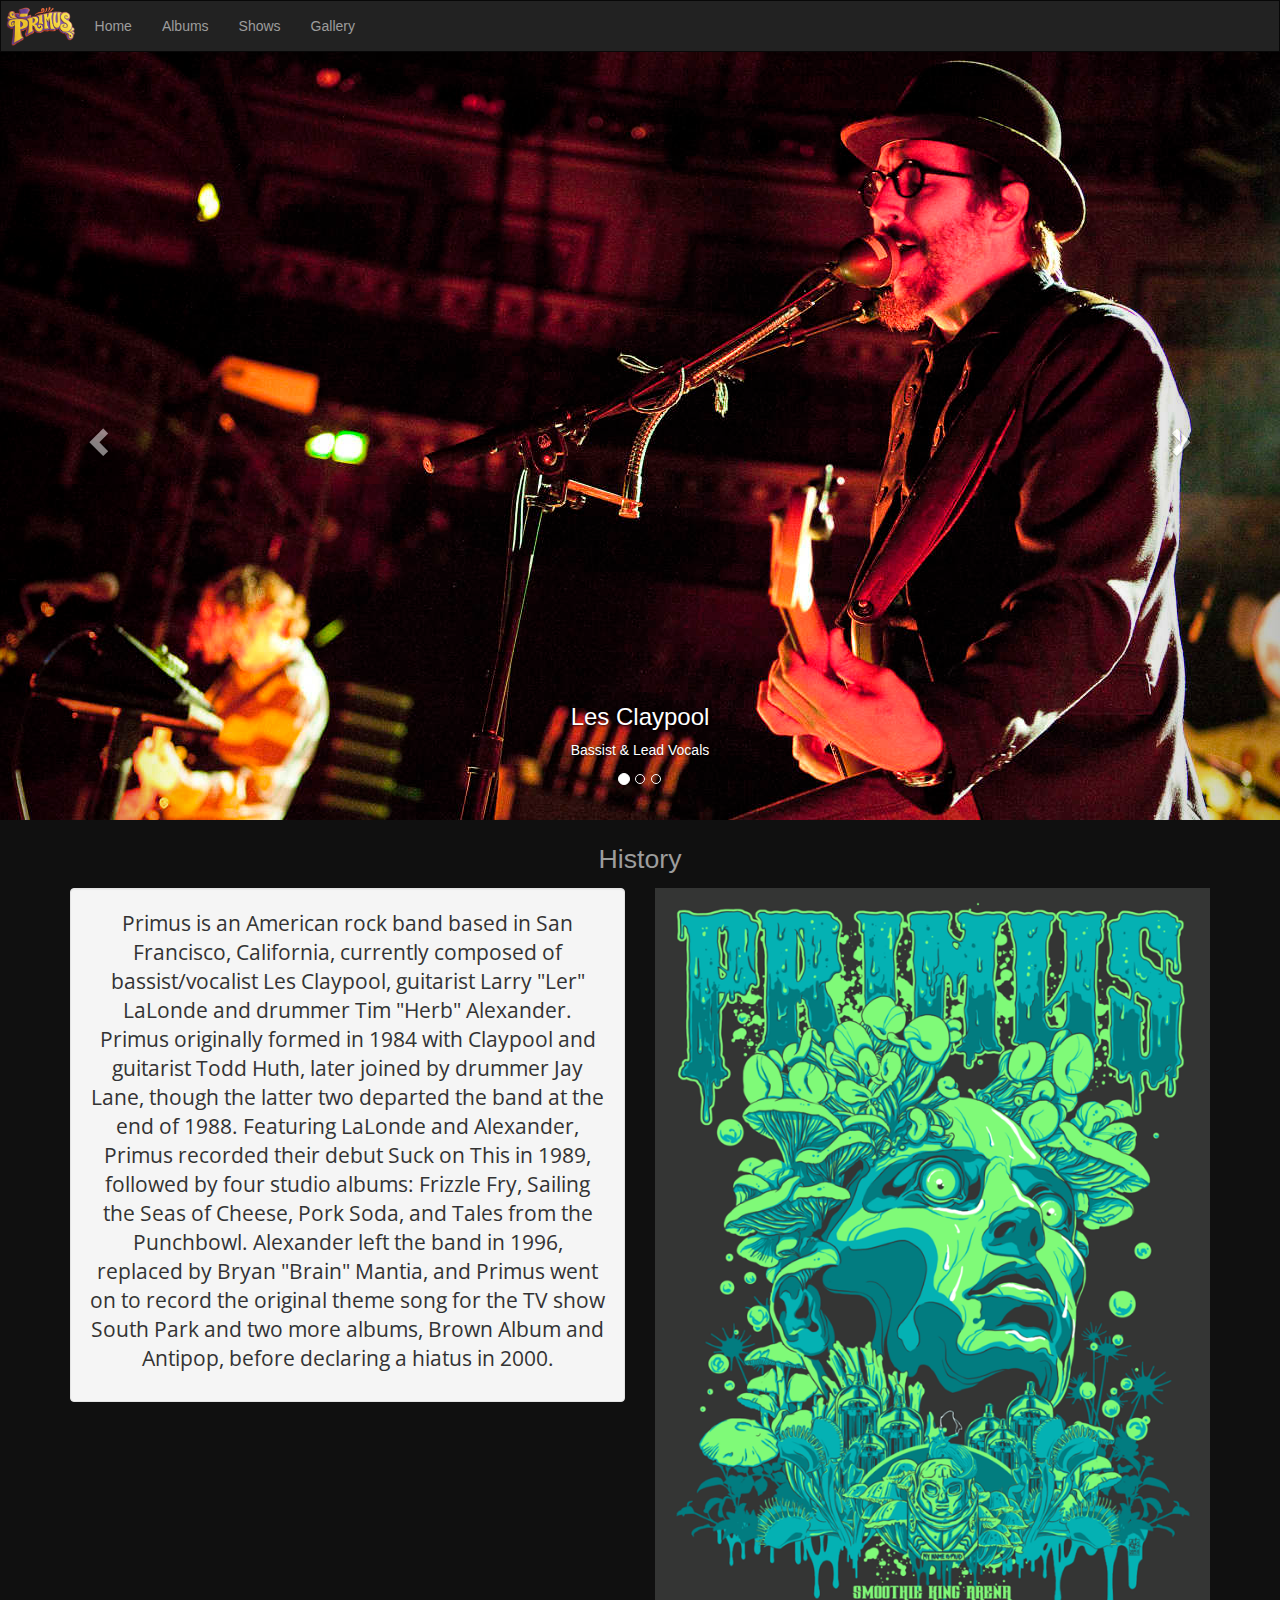
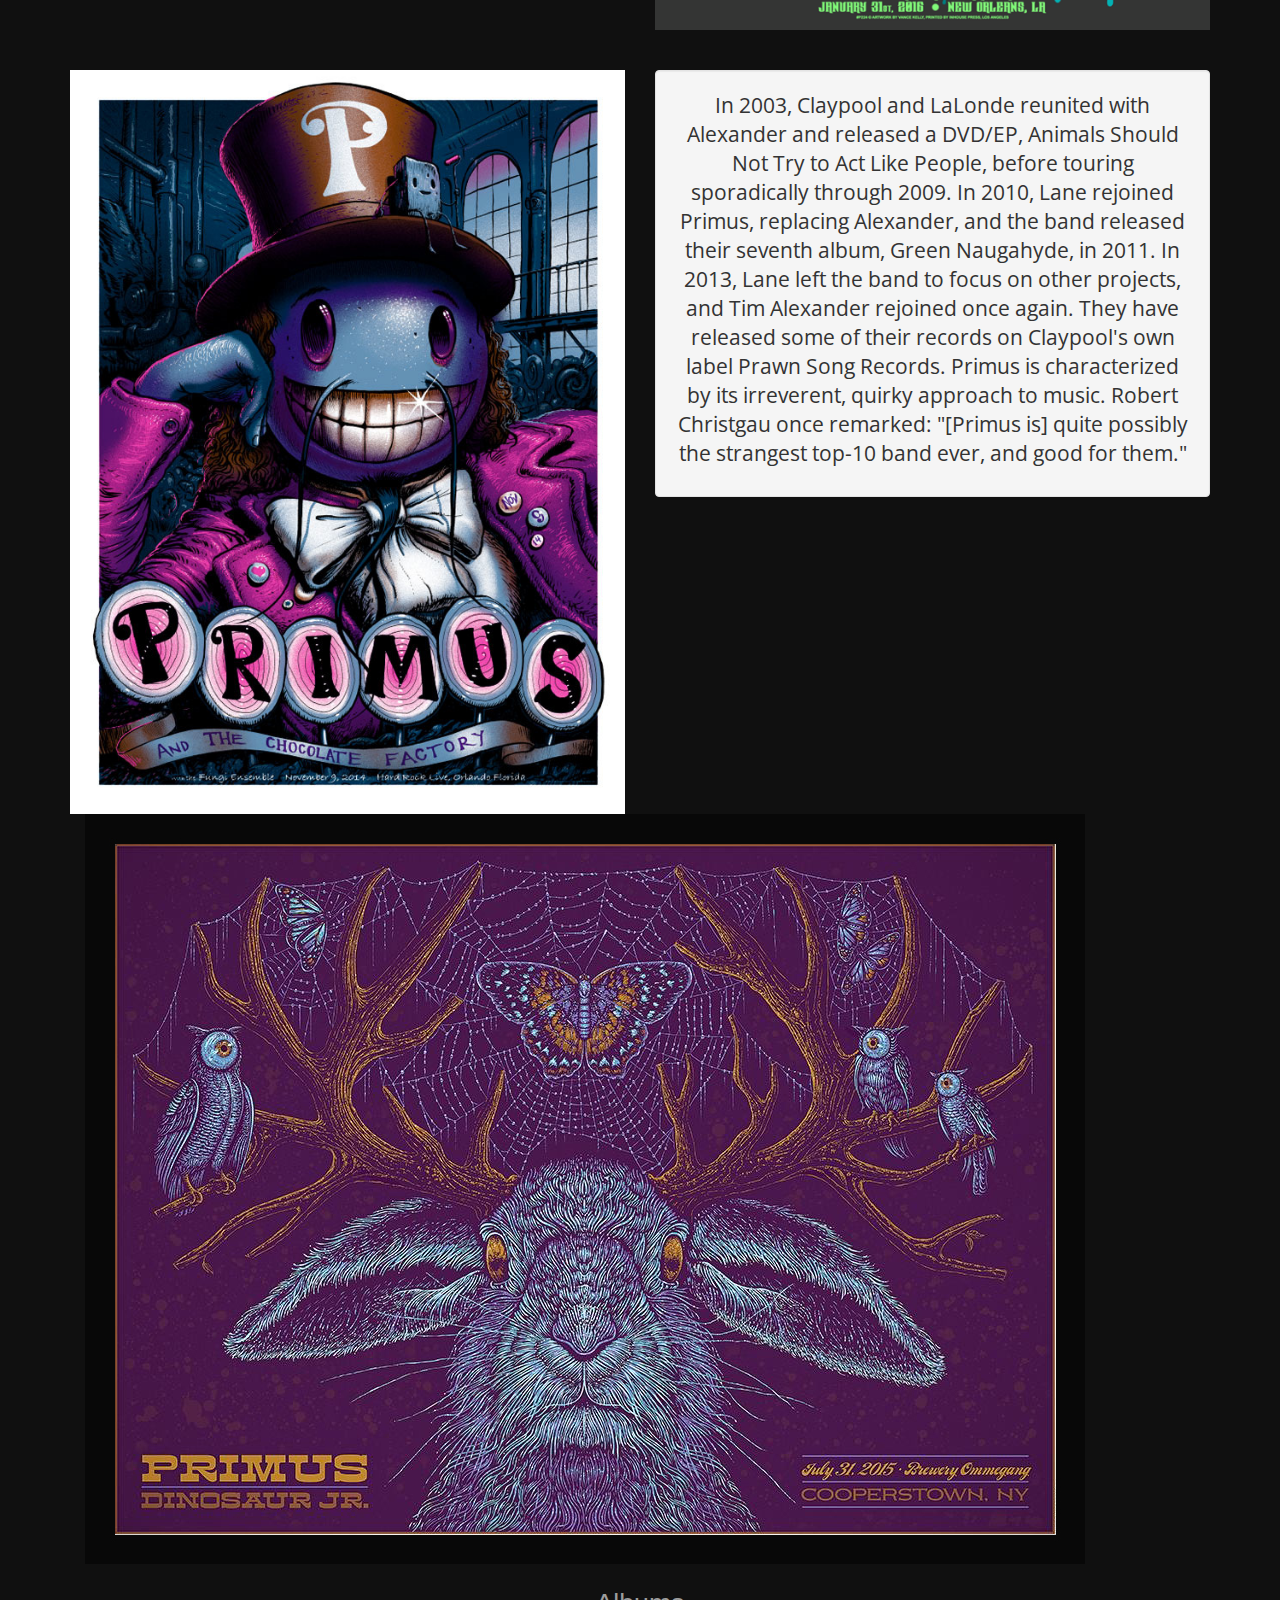
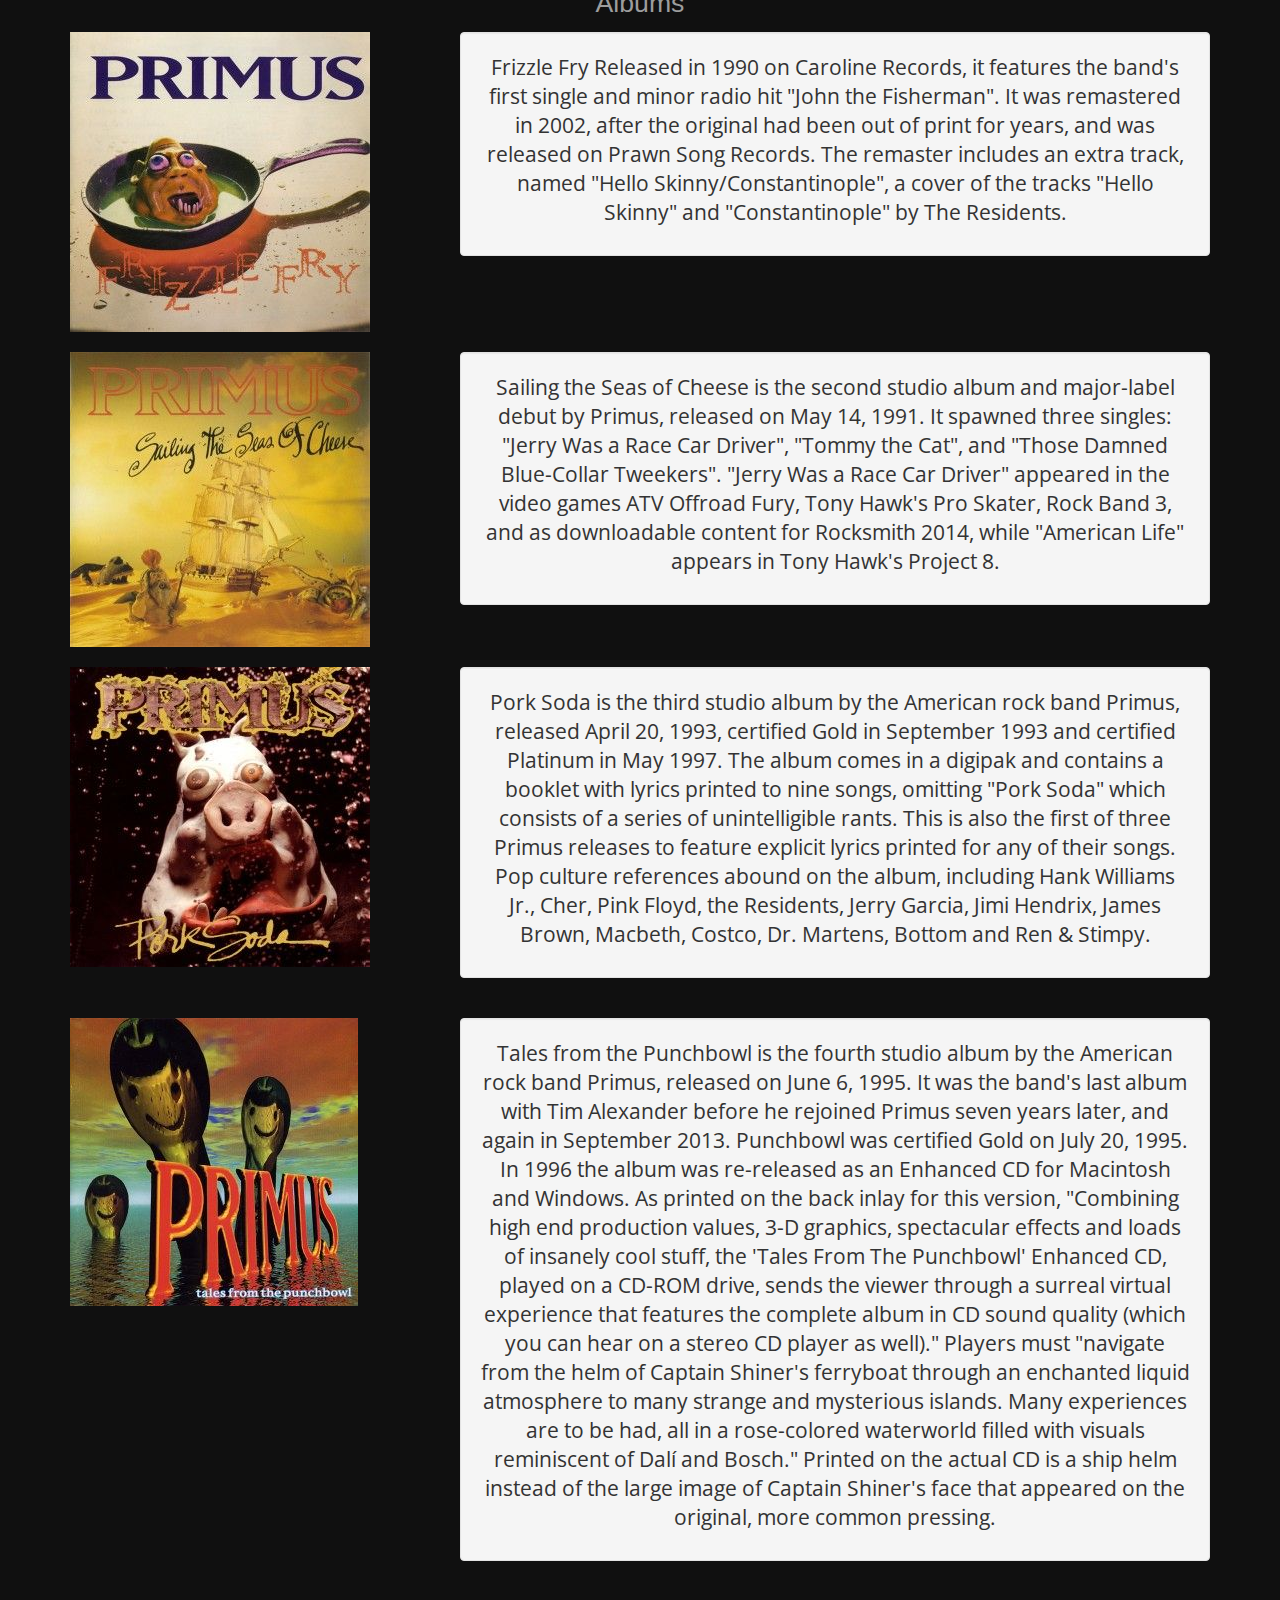
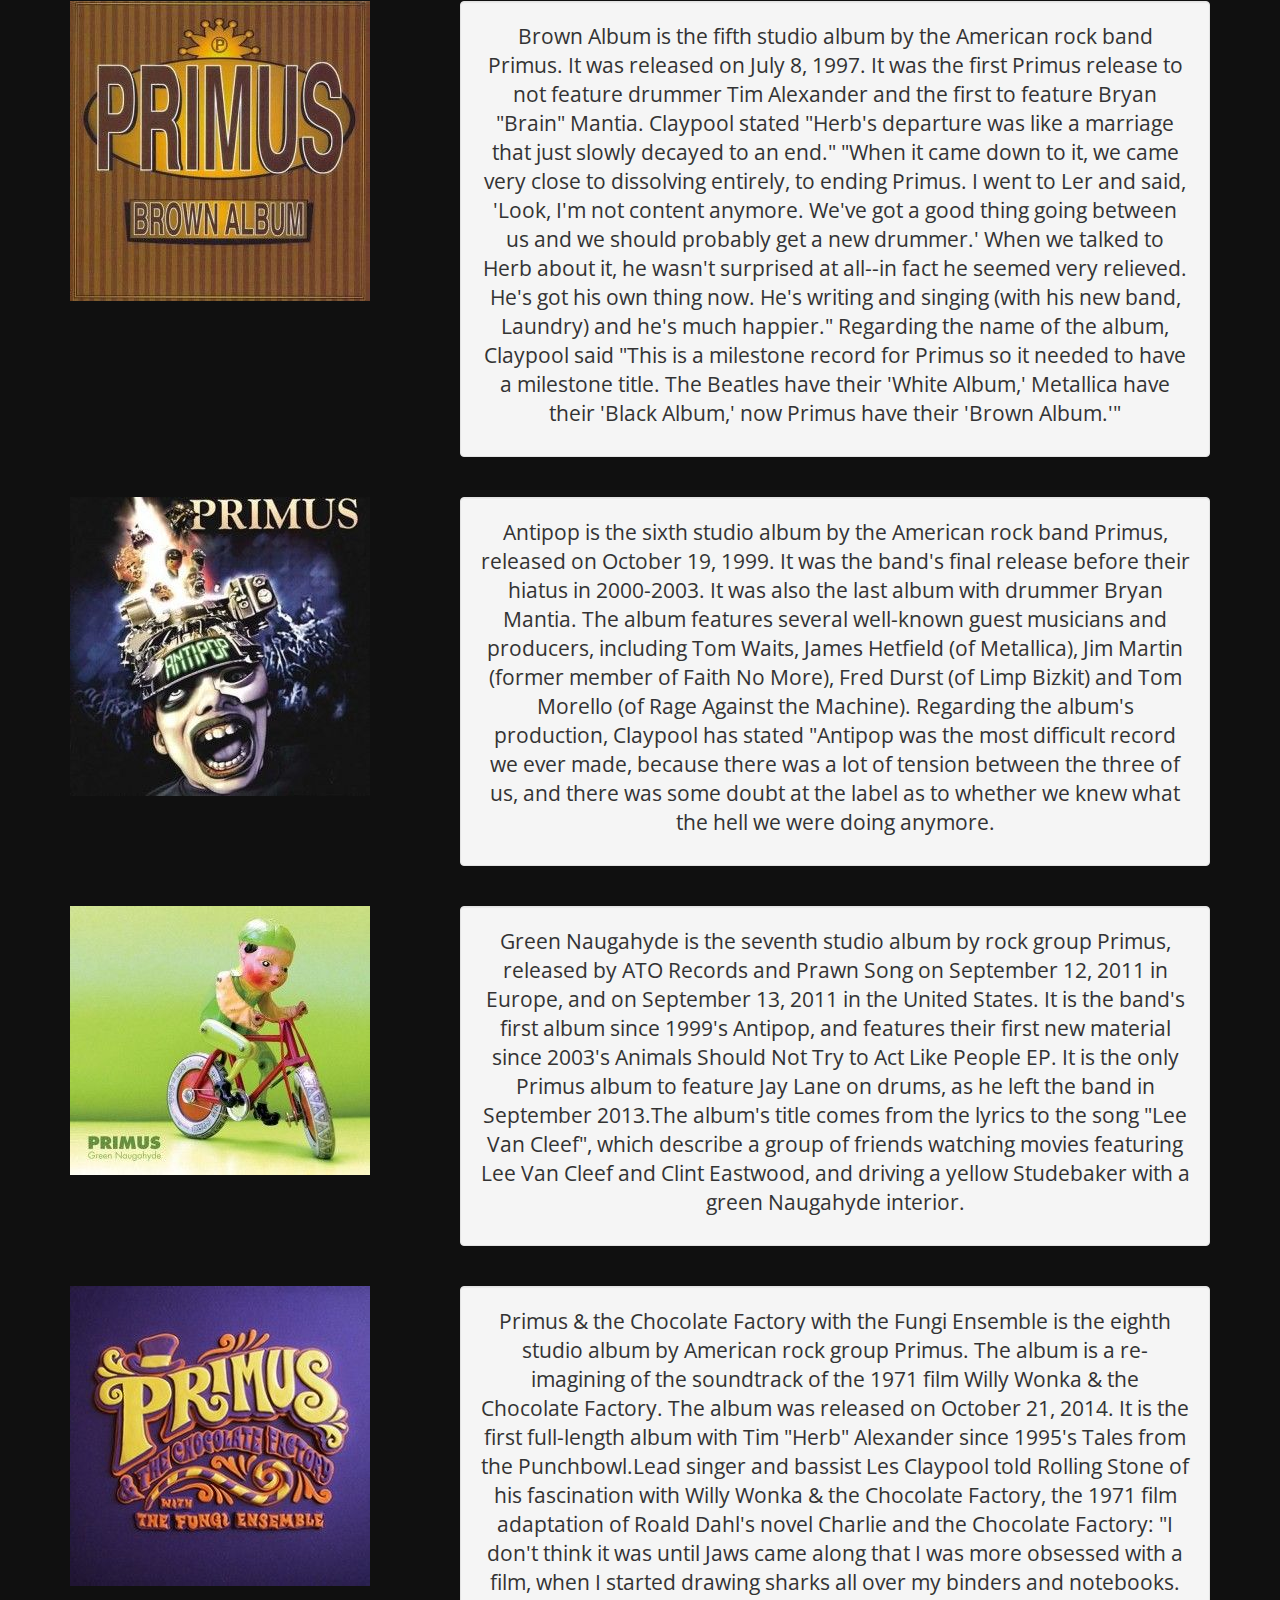
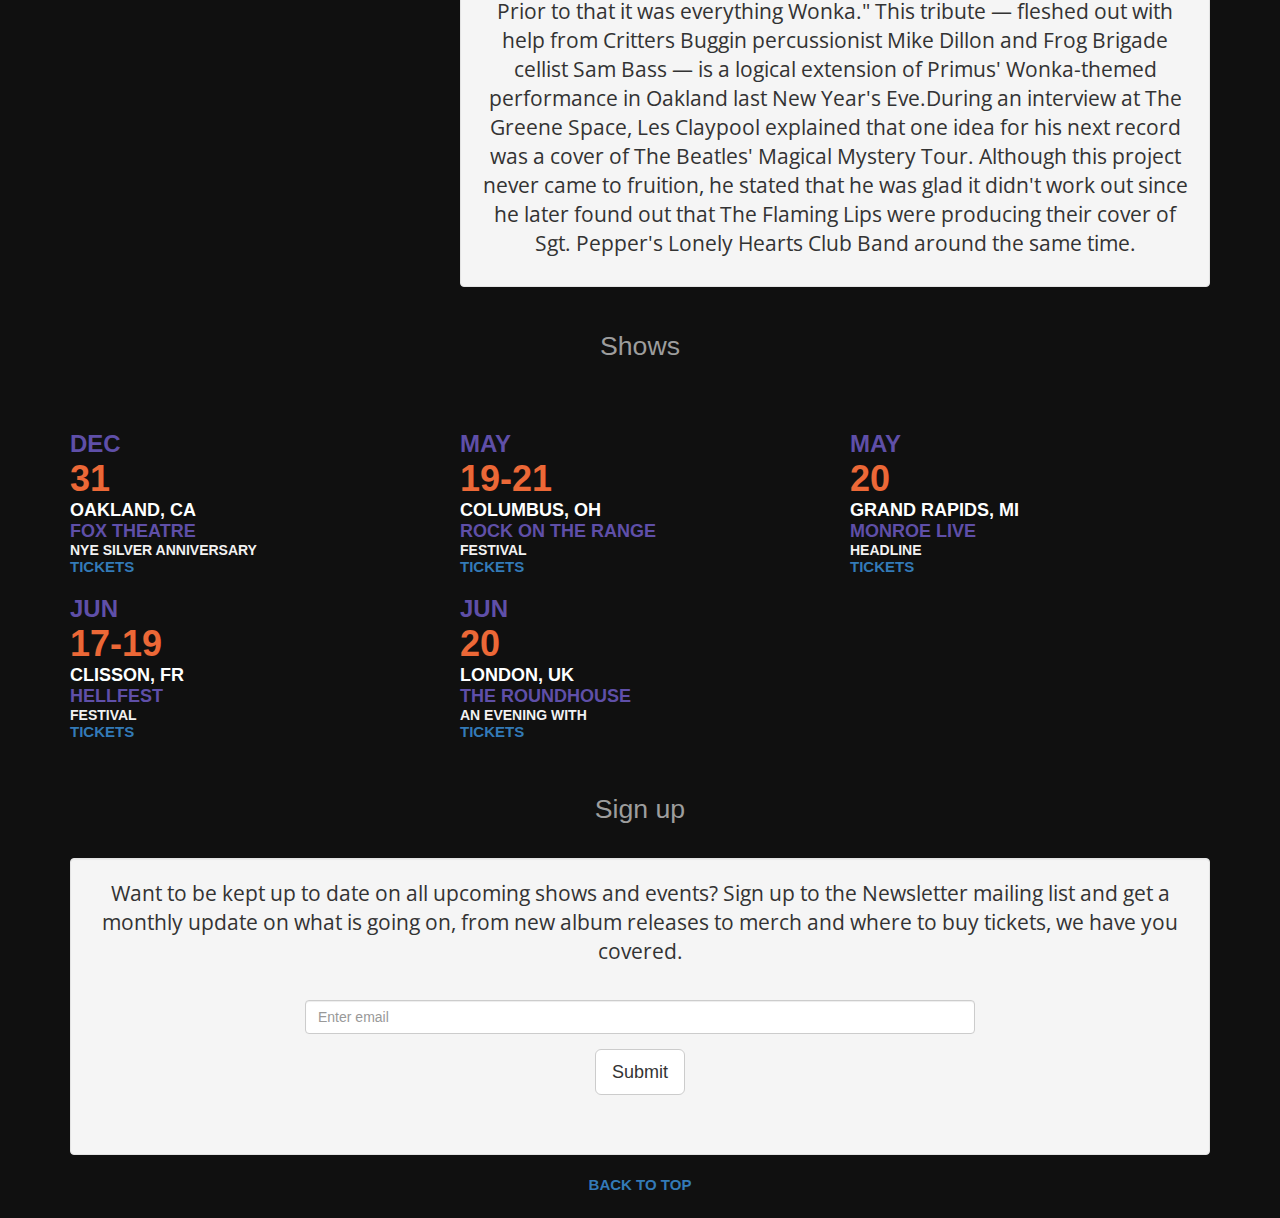
<file: index.html>
<!DOCTYPE html>
<html lang="en">
<head>
  <title>Primus</title>
  <meta charset="utf-8">
  <meta name="viewport" content="width=device-width, initial-scale=1">
  <link rel="stylesheet" href="https://maxcdn.bootstrapcdn.com/bootstrap/3.3.7/css/bootstrap.min.css">
  <script src="https://ajax.googleapis.com/ajax/libs/jquery/3.1.1/jquery.min.js"></script>
  <script src="https://maxcdn.bootstrapcdn.com/bootstrap/3.3.7/js/bootstrap.min.js"></script>
  <style>
  /*Google Font imports*/
  @import url('https://fonts.googleapis.com/css?family=Lobster|Open+Sans');

  /*Font style for content blocks*/
  .well p{
    font: 24px "Helvetica Neue", Arial, Helvetica, sans-serif;
  }

    /*Show times table styles*/
    .container.table-responsive{
      padding-top: 35px;
      padding-bottom: 30px;
    }
    .date-month{
      padding-top: 20px;
      font: bold 24px "Helvetica Neue", Arial, Helvetica, sans-serif;
      color: #5f4fa8;
    }
    .date-day{
      font: bold 36px "Helvetica Neue", Arial, Helvetica, sans-serif;
    color: #ec6837;
    }
    .city{
      font: bold 18px "Helvetica Neue", Arial, Helvetica, sans-serif;
    color: #feffff;
    }
    .venue{
      font: bold 18px "Helvetica Neue", Arial, Helvetica, sans-serif;
    color: #5f4fa8;
    }
    .details{font: bold 14px "Helvetica Neue", Arial, Helvetica, sans-serif;
    color: #f2f2f2;
    }
    .tickets{
      font: bold 15px "Helvetica Neue", Arial, Helvetica, sans-serif;
    }

    /* Remove the navbar's default margin-bottom and rounded borders */ 
    .navbar {
      margin-bottom: 0;
      border-radius: 0;
    }

    /*Newsletter form styling*/
    form.form-horizontal{
      padding:25px;
      max-width: 720px;
      margin: 0 auto;
    }

    .form-group{
      text-align: center;
    }

    /* Add a gray background color and some padding to the footer */
    footer.container-fluid.text-center a{
      font: bold 15px "Helvetica Neue", Arial, Helvetica, sans-serif;
      padding: 25px;
    }
    
  .carousel-inner img {
      width: 100%; /* Set width to 100% */
      margin: auto;
      min-height:200px;
      max-height: 1000px;
  }

  /* Hide the carousel text when the screen is less than 600 pixels wide */
  @media (max-width: 600px) {
    .carousel-caption {
      display: none; 
    }
  }
  /*Fixes sizing on navbar logo*/
  .navbar-brand {
  padding: 5px;
}
.navbar-brand>img {
  height: 100%;
  width: auto;
}
/*Gives a little bit of space between the bottom of the carousel and the first header*/
.container.text-center{
  padding-top: 20px;
}
/*changes background color to dark black*/
 body{
  background-color: #101010;
}
/*Changes font colors and styles*/
.row > p{
  color: #9d9d9d;
  font-family: 'Lobster' cursive;
  font-style: underline,bold;
  font-size: 20pt;
}
.well > p{
  font-family: 'Open Sans', sans-serif;
  font-size: 16pt;
}
/*--MEDIA QUERIES--*/
@media only screen and (min-width: 960px) and (max-width: 991px) {
  .well > p{
  font-family: 'Open Sans', sans-serif;
  font-size: 13pt;
}
}

  /* Smaller than standard 960 (devices and browsers) */
@media only screen and (max-width: 959px) {}

/* Tablet Portrait size to standard 960 (devices and browsers) */
@media only screen and (min-width: 768px) and (max-width: 959px) {
  .well > p{
  font-family: 'Open Sans', sans-serif;
  font-size: 12pt;
}
}

/* All Mobile Sizes (devices and browser) */
@media only screen and (max-width: 767px) {
  .col-sm-4 .img-responsive{
    margin:0 auto;
    padding-bottom: 10px;
  }
}

/* Mobile Landscape Size to Tablet Portrait (devices and browsers) */
@media only screen and (min-width: 480px) and (max-width: 767px) {}
   
/* Mobile Portrait Size to Mobile Landscape Size (devices and browsers) */
@media only screen and (max-width: 479px) {
}

  </style>
</head>
<body>

<nav class="navbar navbar-inverse">
  <div class="container-fluid">
    <div class="navbar-header">
      <button type="button" class="navbar-toggle" data-toggle="collapse" data-target="#myNavbar">
        <span class="icon-bar"></span>
        <span class="icon-bar"></span>
        <span class="icon-bar"></span>                        
      </button>
      <a class="navbar-brand" href="#"><img src="photos/primusLogo.png" class="img-responsive" style="" alt="img"></a>
    </div>
    <div class="collapse navbar-collapse" id="myNavbar">
      <ul class="nav navbar-nav">
        <li><a href="#">Home</a></li>
        <li><a href="#Albums">Albums</a></li>
        <li><a href="#Shows">Shows</a></li>
        <li><a href="#">Gallery</a></li>
      </ul>
    </div>
  </div>
</nav>

<div id="myCarousel" class="carousel slide" data-ride="carousel">
    <!-- Indicators -->
    <ol class="carousel-indicators">
      <li data-target="#myCarousel" data-slide-to="0" class="active"></li>
      <li data-target="#myCarousel" data-slide-to="1"></li>
      <li data-target="#myCarousel" data-slide-to="2"></li>
    </ol>

    <!-- Wrapper for slides -->
    <div class="carousel-inner" role="listbox">
      <div class="item active">
        <img src="photos/LesClaypool1.jpg" alt="Image">
        <div class="carousel-caption">
          <h3>Les Claypool</h3>
          <p>Bassist &amp; Lead Vocals</p>
        </div>      
      </div>

      <div class="item">
        <img src="photos/larryLalondeMushroom.jpg" alt="Image">
        <div class="carousel-caption">
          <h3>Larry "Ler" LaLonde</h3>
          <p>Guitarist &amp; Backing Vocals </p>
        </div>      
      </div>

      <div class="item">
        <img src="photos/timHerbAlexander.jpg" alt="Image">
        <div class="carousel-caption">
          <h3>Tim "Herb" Alexander</h3>
          <p>Drums &amp; Backing Vocals</p>
        </div>      
      </div>
    </div>

    <!-- Left and right controls -->
    <a class="left carousel-control" href="#myCarousel" role="button" data-slide="prev">
      <span class="glyphicon glyphicon-chevron-left" aria-hidden="true"></span>
      <span class="sr-only">Previous</span>
    </a>
    <a class="right carousel-control" href="#myCarousel" role="button" data-slide="next">
      <span class="glyphicon glyphicon-chevron-right" aria-hidden="true"></span>
      <span class="sr-only">Next</span>
    </a>
</div>
  
<div class="container text-center">    
  <div class="row">
    <p>History</p>
    <div class="col-sm-6">
      <div class="well">
       <p>Primus is an American rock band based in San Francisco, California, currently composed of bassist/vocalist Les Claypool, guitarist Larry "Ler" LaLonde and drummer Tim "Herb" Alexander. Primus originally formed in 1984 with Claypool and guitarist Todd Huth, later joined by drummer Jay Lane, though the latter two departed the band at the end of 1988. Featuring LaLonde and Alexander, Primus recorded their debut Suck on This in 1989, followed by four studio albums: Frizzle Fry, Sailing the Seas of Cheese, Pork Soda, and Tales from the Punchbowl. Alexander left the band in 1996, replaced by Bryan "Brain" Mantia, and Primus went on to record the original theme song for the TV show South Park and two more albums, Brown Album and Antipop, before declaring a hiatus in 2000.
        </p>
      </div>
    </div>
    <div class="col-sm-6">
      <img src="photos/primusLiveNO.png" class="img-responsive" style="" alt="Image">
    </div>
  </div>
</div><br>

<div class="container text-center">
  <div class="row">
    <div class="col-sm-6">
      <img src="photos/primusLiveOrlando.jpg" class="img-responsive" style="" alt="Image">
    </div>
    <div class="col-sm-6">
      <div class="well">
        <p>In 2003, Claypool and LaLonde reunited with Alexander and released a DVD/EP, Animals Should Not Try to Act Like People, before touring sporadically through 2009. In 2010, Lane rejoined Primus, replacing Alexander, and the band released their seventh album, Green Naugahyde, in 2011. In 2013, Lane left the band to focus on other projects, and Tim Alexander rejoined once again. They have released some of their records on Claypool's own label Prawn Song Records. Primus is characterized by its irreverent, quirky approach to music. Robert Christgau once remarked: "[Primus is] quite possibly the strangest top-10 band ever, and good for them."</p>
      </div>
    </div>
  </div>
  <div class="col-sm-12">
  <img src="photos/primusLiveCooperstown.jpg" class="img-responsive" style="" alt="Image">
</div>
</div>

<!--Albums-->
<div class="container text-center">
  <div class="row">
    <p id="Albums">Albums</p>
    <div class="col-sm-4">
      <img src="photos/albums/frizzleFry.jpg" class="img-responsive" style="" alt="Image">
    </div>
    <div class="col-sm-8">
      <div class="well">
        <p>Frizzle Fry Released in 1990 on Caroline Records, it features the band's first single and minor radio hit "John the Fisherman". It was remastered in 2002, after the original had been out of print for years, and was released on Prawn Song Records. The remaster includes an extra track, named "Hello Skinny/Constantinople", a cover of the tracks "Hello Skinny" and "Constantinople" by The Residents.</p>
      </div>
    </div>
  </div>
</div>

<div class="container text-center">
  <div class="row">
    <div class="col-sm-4">
      <img src="photos/albums/STSOC.jpg" class="img-responsive" style="" alt="Image">
    </div>
    <div class="col-sm-8">
      <div class="well">
      <p>Sailing the Seas of Cheese is the second studio album and major-label debut by Primus, released on May 14, 1991. It spawned three singles: "Jerry Was a Race Car Driver", "Tommy the Cat", and "Those Damned Blue-Collar Tweekers". "Jerry Was a Race Car Driver" appeared in the video games ATV Offroad Fury, Tony Hawk's Pro Skater, Rock Band 3, and as downloadable content for Rocksmith 2014, while "American Life" appears in Tony Hawk's Project 8.</p>
      </div>
    </div>
  </div>
</div>

<div class="container text-center">
  <div class="row">
    <div class="col-sm-4">
      <img src="photos/albums/porkSoda.jpg" class="img-responsive" style="" alt="Image">
    </div>
    <div class="col-sm-8">
      <div class="well">
      <p>Pork Soda is the third studio album by the American rock band Primus, released April 20, 1993, certified Gold in September 1993 and certified Platinum in May 1997. The album comes in a digipak and contains a booklet with lyrics printed to nine songs, omitting "Pork Soda" which consists of a series of unintelligible rants. This is also the first of three Primus releases to feature explicit lyrics printed for any of their songs. Pop culture references abound on the album, including Hank Williams Jr., Cher, Pink Floyd, the Residents, Jerry Garcia, Jimi Hendrix, James Brown, Macbeth, Costco, Dr. Martens, Bottom and Ren &amp; Stimpy.</p>
      </div>
    </div>
  </div>
</div>

<div class="container text-center">
  <div class="row">
    <div class="col-sm-4">
      <img src="photos/albums/talesFromThePB.jpg" class="img-responsive" style="" alt="Image">
    </div>
    <div class="col-sm-8">
      <div class="well">
      <p>Tales from the Punchbowl is the fourth studio album by the American rock band Primus, released on June 6, 1995. It was the band's last album with Tim Alexander before he rejoined Primus seven years later, and again in September 2013. Punchbowl was certified Gold on July 20, 1995. In 1996 the album was re-released as an Enhanced CD for Macintosh and Windows. As printed on the back inlay for this version, "Combining high end production values, 3-D graphics, spectacular effects and loads of insanely cool stuff, the 'Tales From The Punchbowl' Enhanced CD, played on a CD-ROM drive, sends the viewer through a surreal virtual experience that features the complete album in CD sound quality (which you can hear on a stereo CD player as well)." Players must "navigate from the helm of Captain Shiner's ferryboat through an enchanted liquid atmosphere to many strange and mysterious islands. Many experiences are to be had, all in a rose-colored waterworld filled with visuals reminiscent of Dalí and Bosch." Printed on the actual CD is a ship helm instead of the large image of Captain Shiner's face that appeared on the original, more common pressing.</p>
      </div>
    </div>
  </div>
</div>

<div class="container text-center">
  <div class="row">
    <div class="col-sm-4">
      <img src="photos/albums/brownAlbum.jpg" class="img-responsive" style="" alt="Image">
    </div>
    <div class="col-sm-8">
      <div class="well">
      <p>Brown Album is the fifth studio album by the American rock band Primus. It was released on July 8, 1997. It was the first Primus release to not feature drummer Tim Alexander and the first to feature Bryan "Brain" Mantia. Claypool stated "Herb's departure was like a marriage that just slowly decayed to an end." "When it came down to it, we came very close to dissolving entirely, to ending Primus. I went to Ler and said, 'Look, I'm not content anymore. We've got a good thing going between us and we should probably get a new drummer.' When we talked to Herb about it, he wasn't surprised at all--in fact he seemed very relieved. He's got his own thing now. He's writing and singing (with his new band, Laundry) and he's much happier." Regarding the name of the album, Claypool said "This is a milestone record for Primus so it needed to have a milestone title. The Beatles have their 'White Album,' Metallica have their 'Black Album,' now Primus have their 'Brown Album.'" </p>
      </div>
    </div>
  </div>
</div>

<div class="container text-center">
  <div class="row">
    <div class="col-sm-4">
      <img src="photos/albums/antipop.jpg" class="img-responsive" style="" alt="Image">
    </div>
    <div class="col-sm-8">
      <div class="well">
      <p>Antipop is the sixth studio album by the American rock band Primus, released on October 19, 1999. It was the band's final release before their hiatus in 2000-2003. It was also the last album with drummer Bryan Mantia. The album features several well-known guest musicians and producers, including Tom Waits, James Hetfield (of Metallica), Jim Martin (former member of Faith No More), Fred Durst (of Limp Bizkit) and Tom Morello (of Rage Against the Machine). Regarding the album's production, Claypool has stated "Antipop was the most difficult record we ever made, because there was a lot of tension between the three of us, and there was some doubt at the label as to whether we knew what the hell we were doing anymore.</p>
      </div>
    </div>
  </div>
</div>

<div class="container text-center">
  <div class="row">
    <div class="col-sm-4">
      <img src="photos/albums/greenNaug.jpg" class="img-responsive" style="" alt="Image">
    </div>
    <div class="col-sm-8">
      <div class="well">
      <p>Green Naugahyde is the seventh studio album by rock group Primus, released by ATO Records and Prawn Song on September 12, 2011 in Europe, and on September 13, 2011 in the United States. It is the band's first album since 1999's Antipop, and features their first new material since 2003's Animals Should Not Try to Act Like People EP. It is the only Primus album to feature Jay Lane on drums, as he left the band in September 2013.The album's title comes from the lyrics to the song "Lee Van Cleef", which describe a group of friends watching movies featuring Lee Van Cleef and Clint Eastwood, and driving a yellow Studebaker with a green Naugahyde interior.</p>
      </div>
    </div>
  </div>
</div>

<div class="container text-center">
  <div class="row">
    <div class="col-sm-4">
      <img src="photos/albums/primusChocolateFactory.jpg" class="img-responsive" style="" alt="Image">
    </div>
    <div class="col-sm-8">
      <div class="well">
      <p>Primus &amp; the Chocolate Factory with the Fungi Ensemble is the eighth studio album by American rock group Primus. The album is a re-imagining of the soundtrack of the 1971 film Willy Wonka &amp; the Chocolate Factory. The album was released on October 21, 2014. It is the first full-length album with Tim "Herb" Alexander since 1995's Tales from the Punchbowl.Lead singer and bassist Les Claypool told Rolling Stone of his fascination with Willy Wonka &amp; the Chocolate Factory, the 1971 film adaptation of Roald Dahl's novel Charlie and the Chocolate Factory: "I don't think it was until Jaws came along that I was more obsessed with a film, when I started drawing sharks all over my binders and notebooks. Prior to that it was everything Wonka." This tribute — fleshed out with help from Critters Buggin percussionist Mike Dillon and Frog Brigade cellist Sam Bass — is a logical extension of Primus' Wonka-themed performance in Oakland last New Year's Eve.During an interview at The Greene Space, Les Claypool explained that one idea for his next record was a cover of The Beatles' Magical Mystery Tour. Although this project never came to fruition, he stated that he was glad it didn't work out since he later found out that The Flaming Lips were producing their cover of Sgt. Pepper's Lonely Hearts Club Band around the same time.</p>
      </div>
    </div>
  </div>
</div>

<!--Show Times-->
<div class="container text-center">
  <div class="row">
    <p id="Shows">Shows</p>
  </div>
</div>

<div class="container table-responsive">
  <div class="row">
    <div class="col-sm-4">
      <tr>
        <td>
          <div class="date-month">DEC</div>
          <div class="date-day">31</div>
        </td>
        <td>
          <div class="city">OAKLAND, CA</div>
        </td>
        <td>
          <div class="venue">FOX THEATRE</div>
        </td>
        <td>
          <div class="details">NYE SILVER ANNIVERSARY</div>
        </td>
        <td>
          <div class="tickets">
            <a href="http://www.ticketmaster.com/primus-oakland-california-12-31-2016/event/1C00513CE3388CC6?artistid=735894&amp;majorcatid=10001&amp;minorcatid=60">TICKETS</a>
          </div>
        </td>
      </tr>
    </div>
    <div class="col-sm-4">
      <tr>
        <td>
          <div class="date-month">MAY</div>
          <div class="date-day">19-21</div>
        </td>
        <td>
          <div class="city">COLUMBUS, OH</div>
        </td>
        <td>
          <div class="venue">ROCK ON THE RANGE</div>
        </td>
        <td>
          <div class="details">FESTIVAL</div>
        </td>
        <td>
          <div class="tickets">
            <a href="http://rockontherange.com">TICKETS</a>
          </div>
        </td>
      </tr>
    </div>
    <div class="col-sm-4">
      <tr>
        <td>
          <div class="date-month">MAY</div>
          <div class="date-day">20</div>
        </td>
        <td>
          <div class="city">GRAND RAPIDS, MI</div>
        </td>
        <td>
          <div class="venue">MONROE LIVE</div>
        </td>
        <td>
          <div class="details">HEADLINE</div>
        </td>
        <td>
          <div class="tickets">
            <a href="http://concerts.livenation.com/primus-grand-rapids-michigan-05-20-2017/event/0800516B2E1D65DF">TICKETS</a>
          </div>
        </td>
      </tr>
    </div>
  </div>
  <div class="row">
    <div class="col-sm-4">
      <tr>
        <td>
          <div class="date-month">JUN</div>
          <div class="date-day">17-19</div>
        </td>
        <td>
          <div class="city">CLISSON, FR</div>
        </td>
        <td>
          <div class="venue">HELLFEST</div>
        </td>
        <td>
          <div class="details">FESTIVAL</div>
        </td>
        <td>
          <div class="tickets">
            <a href="http://www.hellfest.fr/en/">TICKETS</a>
          </div>
        </td>
      </tr>
    </div>
    <div class="col-sm-4">
      <tr>
        <td>
          <div class="date-month">JUN</div>
          <div class="date-day">20</div>
        </td>
        <td>
          <div class="city">LONDON, UK</div>
        </td>
        <td>
          <div class="venue">THE ROUNDHOUSE</div>
        </td>
        <td>
          <div class="details">AN EVENING WITH</div>
        </td>
        <td>
          <div class="tickets">
            <a href="http://myticket.co.uk/artists/primus">TICKETS</a>
          </div>
        </td>
      </tr>
    </div>
  </div>
</div>

<!--News Letter Form-->
<div class="container text-center">
  <div class="row">
    <p id="signUp">Sign up</p>
  </div>
</div>

<div class="container text-center">
  <div class="row">
    <div class="col-sm-12">
      <div class="well">
       <p>Want to be kept up to date on all upcoming shows and events? Sign up to the Newsletter mailing list and get a monthly update on what is going on, from new album releases to merch and where to buy tickets, we have you covered.</p>
        <form class="form-horizontal">
          <div class="form-group">
            <div class="col-sm-12">
              <input type="email" class="form-control" id="email" placeholder="Enter email">
            </div>
          </div>
          <div class="form-group"> 
            <div class="col-sm-12">
              <button type="submit" class="btn btn-default btn-lg" data-toggle="modal" data-target="#myModal">Submit</button>
            </div>
          </div>
        </form>
      </div>
    </div>
  </div>
</div>

<!-- Modal -->
<div id="myModal" class="modal fade" role="dialog">
  <div class="modal-dialog">

    <!-- Modal content-->
    <div class="modal-content">
      <div class="modal-header">
        <button type="button" class="close" data-dismiss="modal">&times;</button>
        <h4 class="modal-title">Email Submitted</h4>
      </div>
      <div class="modal-body">
        <p>Thank you! We got your info and will be sending you our monthly newsletter.</p>
      </div>
      <div class="modal-footer">
        <button type="button" class="btn btn-default" data-dismiss="modal">Close</button>
      </div>
    </div>

  </div>
</div>
<!--Footer-->
<footer class="container-fluid text-center">
  <a href="#top">BACK TO TOP</a>
</footer>

</body>
</html>
</file>
